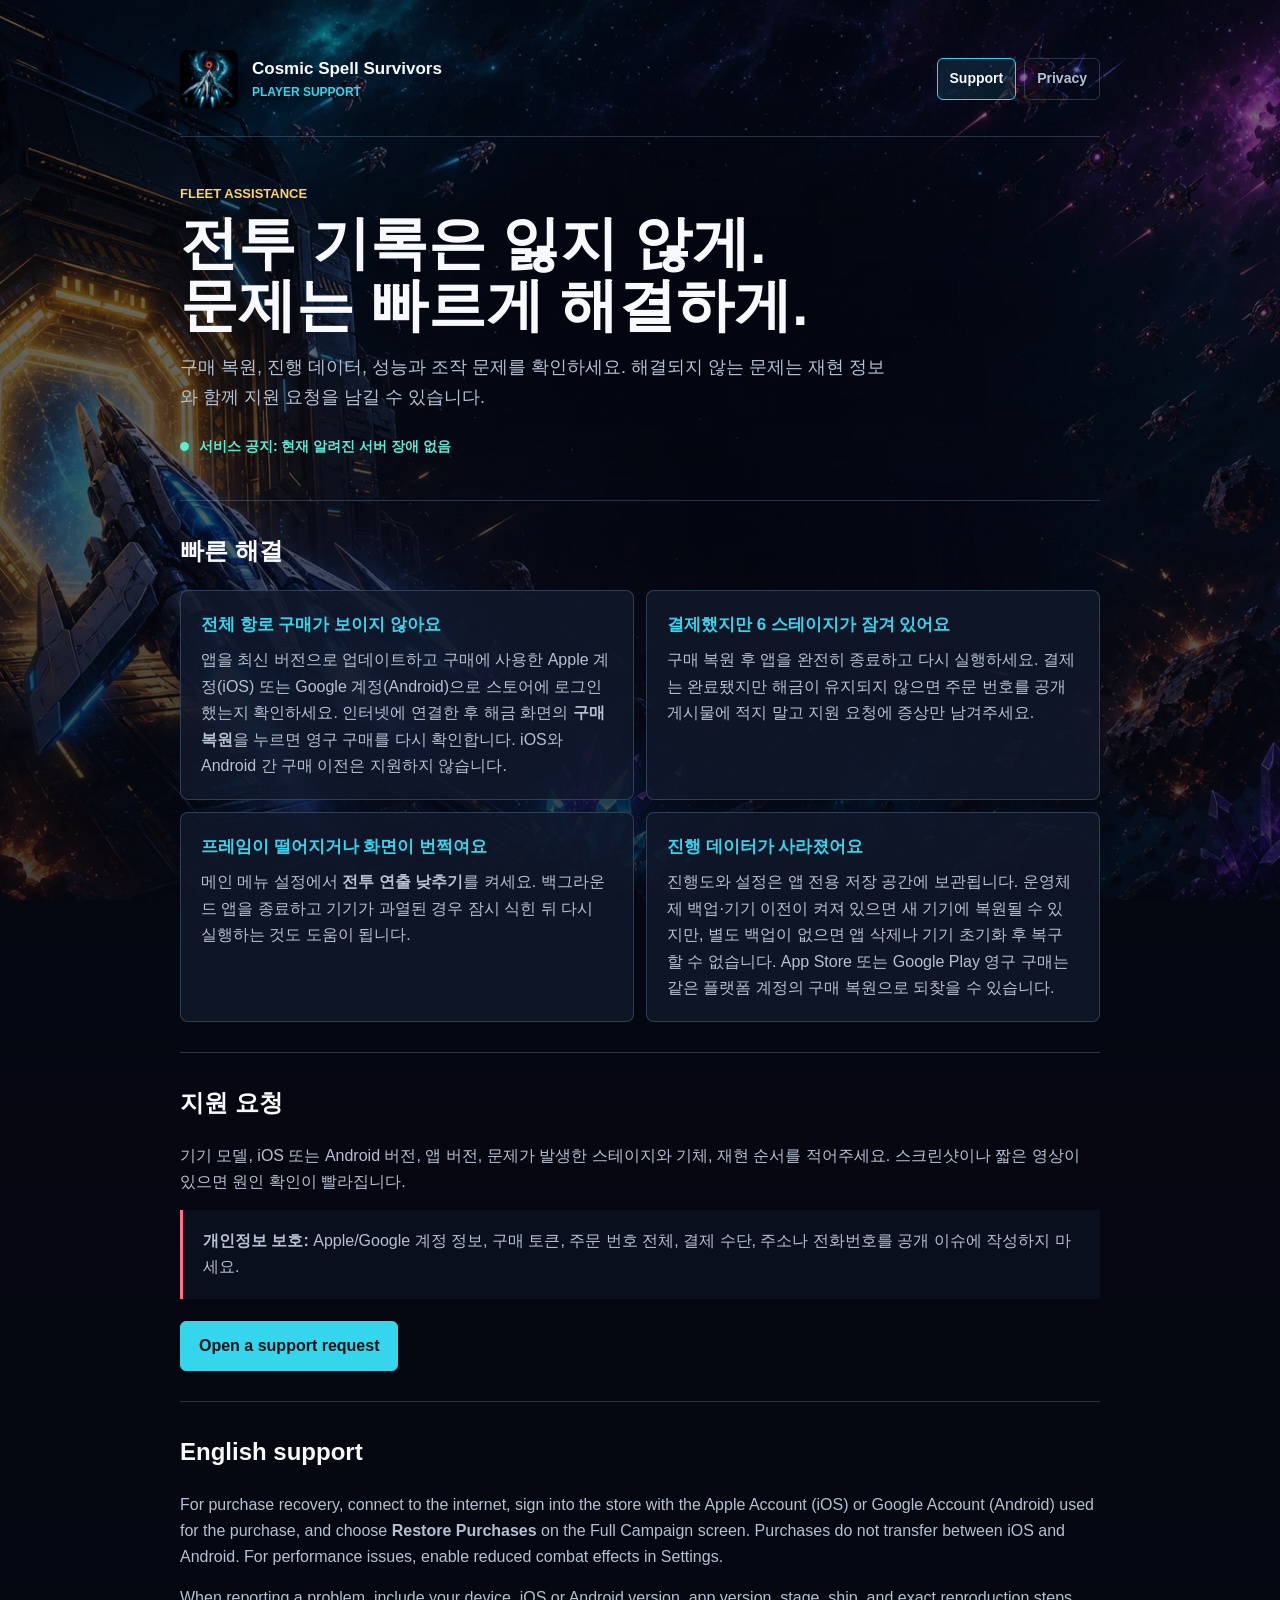
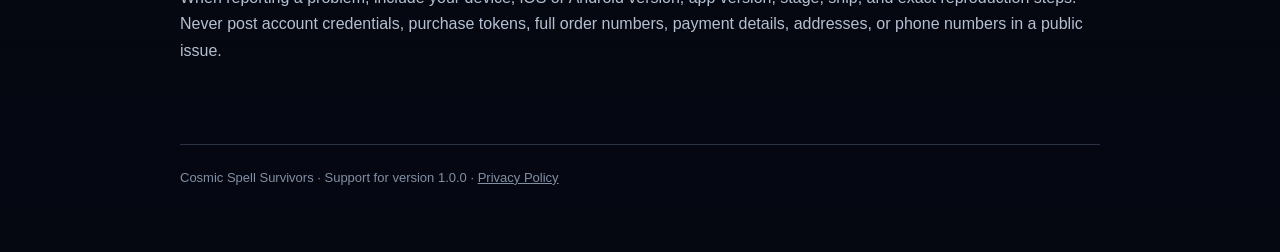
<file: index.html>
<!doctype html>
<html lang="ko">
<head>
  <meta charset="utf-8">
  <meta name="viewport" content="width=device-width, initial-scale=1">
  <meta name="theme-color" content="#050711">
  <meta name="description" content="Cosmic Spell Survivors 고객지원과 구매 복원 안내">
  <title>Support | Cosmic Spell Survivors</title>
  <link rel="icon" href="assets/app-icon.png">
  <link rel="stylesheet" href="site.css">
</head>
<body>
  <div class="shell">
    <header class="site-header">
      <a class="brand" href="index.html">
        <img src="assets/app-icon.png" alt="Cosmic Spell Survivors app icon">
        <span class="brand-copy">
          <span class="brand-name">Cosmic Spell Survivors</span>
          <span class="brand-kicker">Player Support</span>
        </span>
      </a>
      <nav aria-label="Support navigation">
        <a href="index.html" aria-current="page">Support</a>
        <a href="privacy.html">Privacy</a>
      </nav>
    </header>

    <main>
      <section class="intro">
        <p class="eyebrow">Fleet assistance</p>
        <h1>전투 기록은 잃지 않게.<br>문제는 빠르게 해결하게.</h1>
        <p class="lede">구매 복원, 진행 데이터, 성능과 조작 문제를 확인하세요. 해결되지 않는 문제는 재현 정보와 함께 지원 요청을 남길 수 있습니다.</p>
        <p class="status">서비스 공지: 현재 알려진 서버 장애 없음</p>
      </section>

      <section class="section" aria-labelledby="quick-help">
        <h2 id="quick-help">빠른 해결</h2>
        <div class="faq-grid">
          <article class="faq">
            <h3>전체 항로 구매가 보이지 않아요</h3>
            <p>앱을 최신 버전으로 업데이트하고 구매에 사용한 Apple 계정(iOS) 또는 Google 계정(Android)으로 스토어에 로그인했는지 확인하세요. 인터넷에 연결한 후 해금 화면의 <strong>구매 복원</strong>을 누르면 영구 구매를 다시 확인합니다. iOS와 Android 간 구매 이전은 지원하지 않습니다.</p>
          </article>
          <article class="faq">
            <h3>결제했지만 6 스테이지가 잠겨 있어요</h3>
            <p>구매 복원 후 앱을 완전히 종료하고 다시 실행하세요. 결제는 완료됐지만 해금이 유지되지 않으면 주문 번호를 공개 게시물에 적지 말고 지원 요청에 증상만 남겨주세요.</p>
          </article>
          <article class="faq">
            <h3>프레임이 떨어지거나 화면이 번쩍여요</h3>
            <p>메인 메뉴 설정에서 <strong>전투 연출 낮추기</strong>를 켜세요. 백그라운드 앱을 종료하고 기기가 과열된 경우 잠시 식힌 뒤 다시 실행하는 것도 도움이 됩니다.</p>
          </article>
          <article class="faq">
            <h3>진행 데이터가 사라졌어요</h3>
            <p>진행도와 설정은 앱 전용 저장 공간에 보관됩니다. 운영체제 백업·기기 이전이 켜져 있으면 새 기기에 복원될 수 있지만, 별도 백업이 없으면 앱 삭제나 기기 초기화 후 복구할 수 없습니다. App Store 또는 Google Play 영구 구매는 같은 플랫폼 계정의 구매 복원으로 되찾을 수 있습니다.</p>
          </article>
        </div>
      </section>

      <section class="section" aria-labelledby="report">
        <h2 id="report">지원 요청</h2>
        <p>기기 모델, iOS 또는 Android 버전, 앱 버전, 문제가 발생한 스테이지와 기체, 재현 순서를 적어주세요. 스크린샷이나 짧은 영상이 있으면 원인 확인이 빨라집니다.</p>
        <p class="note"><strong>개인정보 보호:</strong> Apple/Google 계정 정보, 구매 토큰, 주문 번호 전체, 결제 수단, 주소나 전화번호를 공개 이슈에 작성하지 마세요.</p>
        <a class="action" href="https://github.com/hadongil19822-blip/cosmic-spell-survivors-support/issues/new/choose">Open a support request</a>
      </section>

      <section class="section" lang="en" aria-labelledby="english-help">
        <h2 id="english-help">English support</h2>
        <p>For purchase recovery, connect to the internet, sign into the store with the Apple Account (iOS) or Google Account (Android) used for the purchase, and choose <strong>Restore Purchases</strong> on the Full Campaign screen. Purchases do not transfer between iOS and Android. For performance issues, enable reduced combat effects in Settings.</p>
        <p>When reporting a problem, include your device, iOS or Android version, app version, stage, ship, and exact reproduction steps. Never post account credentials, purchase tokens, full order numbers, payment details, addresses, or phone numbers in a public issue.</p>
      </section>
    </main>

    <footer>Cosmic Spell Survivors · Support for version 1.0.0 · <a href="privacy.html">Privacy Policy</a></footer>
  </div>
</body>
</html>
</file>
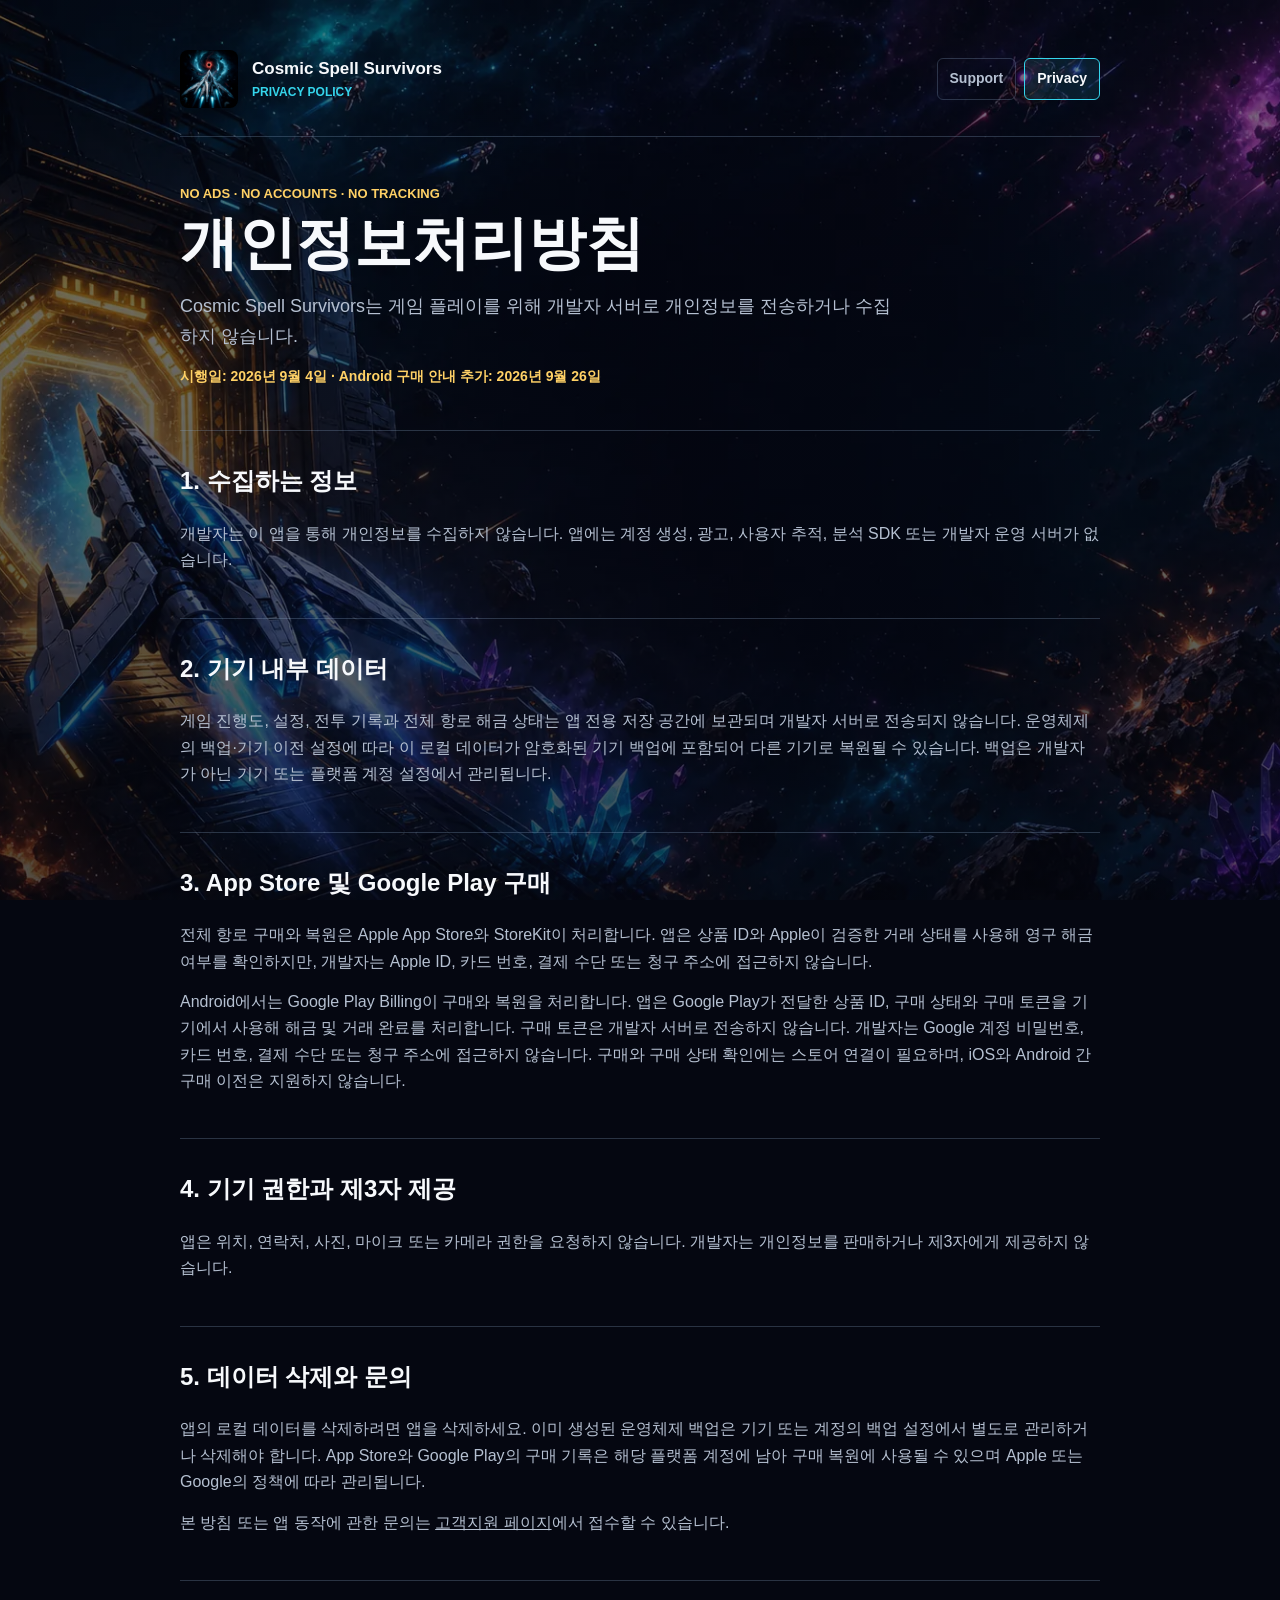
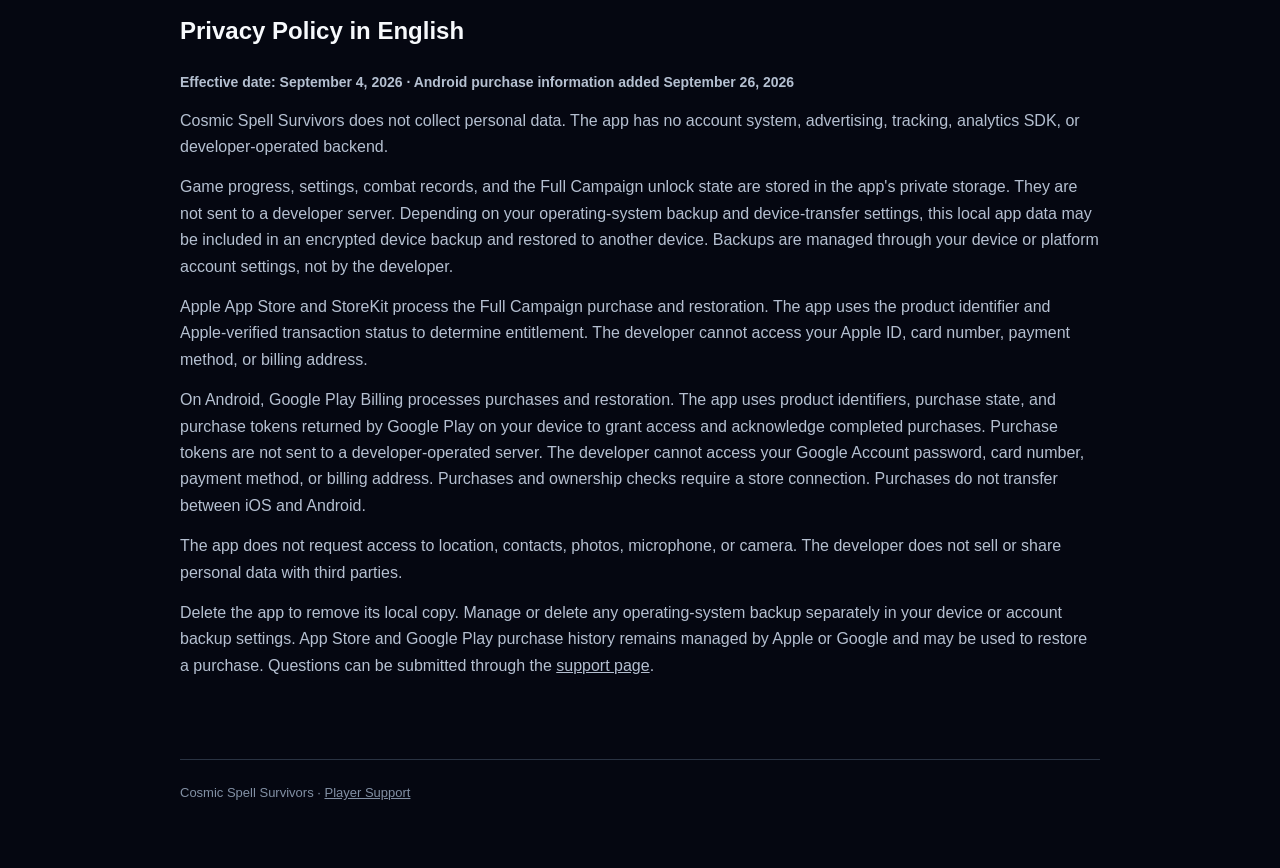
<file: privacy.html>
<!doctype html>
<html lang="ko">
<head>
  <meta charset="utf-8">
  <meta name="viewport" content="width=device-width, initial-scale=1">
  <meta name="theme-color" content="#050711">
  <meta name="description" content="Cosmic Spell Survivors 개인정보처리방침">
  <title>Privacy Policy | Cosmic Spell Survivors</title>
  <link rel="icon" href="assets/app-icon.png">
  <link rel="stylesheet" href="site.css">
</head>
<body>
  <div class="shell">
    <header class="site-header">
      <a class="brand" href="index.html">
        <img src="assets/app-icon.png" alt="Cosmic Spell Survivors app icon">
        <span class="brand-copy">
          <span class="brand-name">Cosmic Spell Survivors</span>
          <span class="brand-kicker">Privacy Policy</span>
        </span>
      </a>
      <nav aria-label="Support navigation">
        <a href="index.html">Support</a>
        <a href="privacy.html" aria-current="page">Privacy</a>
      </nav>
    </header>

    <main>
      <section class="intro">
        <p class="eyebrow">No ads · No accounts · No tracking</p>
        <h1>개인정보처리방침</h1>
        <p class="lede">Cosmic Spell Survivors는 게임 플레이를 위해 개발자 서버로 개인정보를 전송하거나 수집하지 않습니다.</p>
        <p class="legal-meta">시행일: 2026년 9월 4일 · Android 구매 안내 추가: 2026년 9월 26일</p>
      </section>

      <section class="section">
        <h2>1. 수집하는 정보</h2>
        <p>개발자는 이 앱을 통해 개인정보를 수집하지 않습니다. 앱에는 계정 생성, 광고, 사용자 추적, 분석 SDK 또는 개발자 운영 서버가 없습니다.</p>
      </section>

      <section class="section">
        <h2>2. 기기 내부 데이터</h2>
        <p>게임 진행도, 설정, 전투 기록과 전체 항로 해금 상태는 앱 전용 저장 공간에 보관되며 개발자 서버로 전송되지 않습니다. 운영체제의 백업·기기 이전 설정에 따라 이 로컬 데이터가 암호화된 기기 백업에 포함되어 다른 기기로 복원될 수 있습니다. 백업은 개발자가 아닌 기기 또는 플랫폼 계정 설정에서 관리됩니다.</p>
      </section>

      <section class="section">
        <h2>3. App Store 및 Google Play 구매</h2>
        <p>전체 항로 구매와 복원은 Apple App Store와 StoreKit이 처리합니다. 앱은 상품 ID와 Apple이 검증한 거래 상태를 사용해 영구 해금 여부를 확인하지만, 개발자는 Apple ID, 카드 번호, 결제 수단 또는 청구 주소에 접근하지 않습니다.</p>
        <p>Android에서는 Google Play Billing이 구매와 복원을 처리합니다. 앱은 Google Play가 전달한 상품 ID, 구매 상태와 구매 토큰을 기기에서 사용해 해금 및 거래 완료를 처리합니다. 구매 토큰은 개발자 서버로 전송하지 않습니다. 개발자는 Google 계정 비밀번호, 카드 번호, 결제 수단 또는 청구 주소에 접근하지 않습니다. 구매와 구매 상태 확인에는 스토어 연결이 필요하며, iOS와 Android 간 구매 이전은 지원하지 않습니다.</p>
      </section>

      <section class="section">
        <h2>4. 기기 권한과 제3자 제공</h2>
        <p>앱은 위치, 연락처, 사진, 마이크 또는 카메라 권한을 요청하지 않습니다. 개발자는 개인정보를 판매하거나 제3자에게 제공하지 않습니다.</p>
      </section>

      <section class="section">
        <h2>5. 데이터 삭제와 문의</h2>
        <p>앱의 로컬 데이터를 삭제하려면 앱을 삭제하세요. 이미 생성된 운영체제 백업은 기기 또는 계정의 백업 설정에서 별도로 관리하거나 삭제해야 합니다. App Store와 Google Play의 구매 기록은 해당 플랫폼 계정에 남아 구매 복원에 사용될 수 있으며 Apple 또는 Google의 정책에 따라 관리됩니다.</p>
        <p>본 방침 또는 앱 동작에 관한 문의는 <a href="index.html#report">고객지원 페이지</a>에서 접수할 수 있습니다.</p>
      </section>

      <section class="section" lang="en">
        <h2>Privacy Policy in English</h2>
        <p class="legal-meta">Effective date: September 4, 2026 · Android purchase information added September 26, 2026</p>
        <p>Cosmic Spell Survivors does not collect personal data. The app has no account system, advertising, tracking, analytics SDK, or developer-operated backend.</p>
        <p>Game progress, settings, combat records, and the Full Campaign unlock state are stored in the app's private storage. They are not sent to a developer server. Depending on your operating-system backup and device-transfer settings, this local app data may be included in an encrypted device backup and restored to another device. Backups are managed through your device or platform account settings, not by the developer.</p>
        <p>Apple App Store and StoreKit process the Full Campaign purchase and restoration. The app uses the product identifier and Apple-verified transaction status to determine entitlement. The developer cannot access your Apple ID, card number, payment method, or billing address.</p>
        <p>On Android, Google Play Billing processes purchases and restoration. The app uses product identifiers, purchase state, and purchase tokens returned by Google Play on your device to grant access and acknowledge completed purchases. Purchase tokens are not sent to a developer-operated server. The developer cannot access your Google Account password, card number, payment method, or billing address. Purchases and ownership checks require a store connection. Purchases do not transfer between iOS and Android.</p>
        <p>The app does not request access to location, contacts, photos, microphone, or camera. The developer does not sell or share personal data with third parties.</p>
        <p>Delete the app to remove its local copy. Manage or delete any operating-system backup separately in your device or account backup settings. App Store and Google Play purchase history remains managed by Apple or Google and may be used to restore a purchase. Questions can be submitted through the <a href="index.html#report">support page</a>.</p>
      </section>
    </main>

    <footer>Cosmic Spell Survivors · <a href="index.html">Player Support</a></footer>
  </div>
</body>
</html>
</file>
<file: site.css>
:root {
  color-scheme: dark;
  --ink: #050711;
  --surface: rgba(10, 16, 30, 0.94);
  --surface-soft: rgba(17, 25, 43, 0.84);
  --line: rgba(137, 164, 196, 0.28);
  --text: #f7f9fc;
  --muted: #b5c0d1;
  --cyan: #35d5ec;
  --mint: #5eead4;
  --coral: #ff7185;
  --gold: #ffd166;
  font-family: Inter, ui-sans-serif, -apple-system, BlinkMacSystemFont, "Segoe UI", sans-serif;
}

* {
  box-sizing: border-box;
}

html {
  background: var(--ink);
}

body {
  min-height: 100vh;
  margin: 0;
  color: var(--text);
  background:
    linear-gradient(180deg, rgba(5, 7, 17, 0.52), rgba(5, 7, 17, 0.98)),
    url("assets/background.webp") center top / cover fixed no-repeat,
    var(--ink);
  line-height: 1.65;
}

a {
  color: inherit;
}

.shell {
  width: min(920px, calc(100% - 32px));
  margin: 0 auto;
  padding: 32px 0 64px;
}

.site-header {
  display: flex;
  align-items: center;
  justify-content: space-between;
  gap: 24px;
  padding: 18px 0 28px;
  border-bottom: 1px solid var(--line);
}

.brand {
  display: flex;
  min-width: 0;
  align-items: center;
  gap: 14px;
  text-decoration: none;
}

.brand img {
  width: 58px;
  height: 58px;
  border-radius: 8px;
  box-shadow: 0 10px 30px rgba(0, 0, 0, 0.46);
}

.brand-copy {
  min-width: 0;
}

.brand-name,
.brand-kicker {
  display: block;
  letter-spacing: 0;
}

.brand-name {
  font-size: 17px;
  font-weight: 800;
}

.brand-kicker {
  color: var(--cyan);
  font-size: 12px;
  font-weight: 800;
  text-transform: uppercase;
}

nav {
  display: flex;
  gap: 8px;
}

nav a {
  min-height: 42px;
  display: inline-flex;
  align-items: center;
  padding: 8px 12px;
  border: 1px solid var(--line);
  border-radius: 6px;
  color: var(--muted);
  font-size: 14px;
  font-weight: 750;
  text-decoration: none;
}

nav a[aria-current="page"] {
  border-color: var(--cyan);
  color: var(--text);
  background: rgba(53, 213, 236, 0.1);
}

main {
  padding-top: 46px;
}

.intro {
  max-width: 720px;
  margin-bottom: 42px;
}

.eyebrow {
  margin: 0 0 8px;
  color: var(--gold);
  font-size: 13px;
  font-weight: 850;
  text-transform: uppercase;
}

h1,
h2,
h3,
p {
  letter-spacing: 0;
}

h1 {
  margin: 0;
  font-size: clamp(34px, 7vw, 58px);
  line-height: 1.06;
}

.lede {
  margin: 18px 0 0;
  color: var(--muted);
  font-size: 18px;
}

.status {
  display: flex;
  align-items: center;
  gap: 10px;
  margin-top: 22px;
  color: var(--mint);
  font-size: 14px;
  font-weight: 800;
}

.status::before {
  width: 9px;
  height: 9px;
  border-radius: 50%;
  background: var(--mint);
  content: "";
  box-shadow: 0 0 16px rgba(94, 234, 212, 0.7);
}

.section {
  padding: 30px 0;
  border-top: 1px solid var(--line);
}

.section h2 {
  margin: 0 0 20px;
  font-size: 24px;
}

.section h3 {
  margin: 0 0 8px;
  color: var(--cyan);
  font-size: 17px;
}

.section p,
.section li {
  color: var(--muted);
}

.section p {
  margin: 0 0 14px;
}

.section ul,
.section ol {
  margin: 12px 0 0;
  padding-left: 22px;
}

.section li + li {
  margin-top: 8px;
}

.faq-grid {
  display: grid;
  grid-template-columns: repeat(2, minmax(0, 1fr));
  gap: 12px;
}

.faq {
  min-width: 0;
  padding: 20px;
  border: 1px solid var(--line);
  border-radius: 8px;
  background: var(--surface-soft);
}

.faq p:last-child {
  margin-bottom: 0;
}

.action {
  display: inline-flex;
  min-height: 48px;
  align-items: center;
  justify-content: center;
  margin-top: 8px;
  padding: 11px 18px;
  border: 1px solid var(--cyan);
  border-radius: 6px;
  color: #031318;
  background: var(--cyan);
  font-weight: 850;
  text-decoration: none;
}

.note {
  padding: 18px 20px;
  border-left: 3px solid var(--coral);
  background: var(--surface);
}

.legal-meta {
  color: var(--gold);
  font-size: 14px;
  font-weight: 800;
}

footer {
  margin-top: 36px;
  padding-top: 22px;
  border-top: 1px solid var(--line);
  color: #8290a4;
  font-size: 13px;
}

@media (max-width: 660px) {
  .shell {
    width: min(100% - 24px, 920px);
    padding-top: 14px;
  }

  .site-header {
    align-items: flex-start;
    flex-direction: column;
    gap: 16px;
  }

  nav {
    width: 100%;
  }

  nav a {
    flex: 1;
    justify-content: center;
  }

  main {
    padding-top: 34px;
  }

  .lede {
    font-size: 16px;
  }

  .faq-grid {
    grid-template-columns: 1fr;
  }
}
</file>
